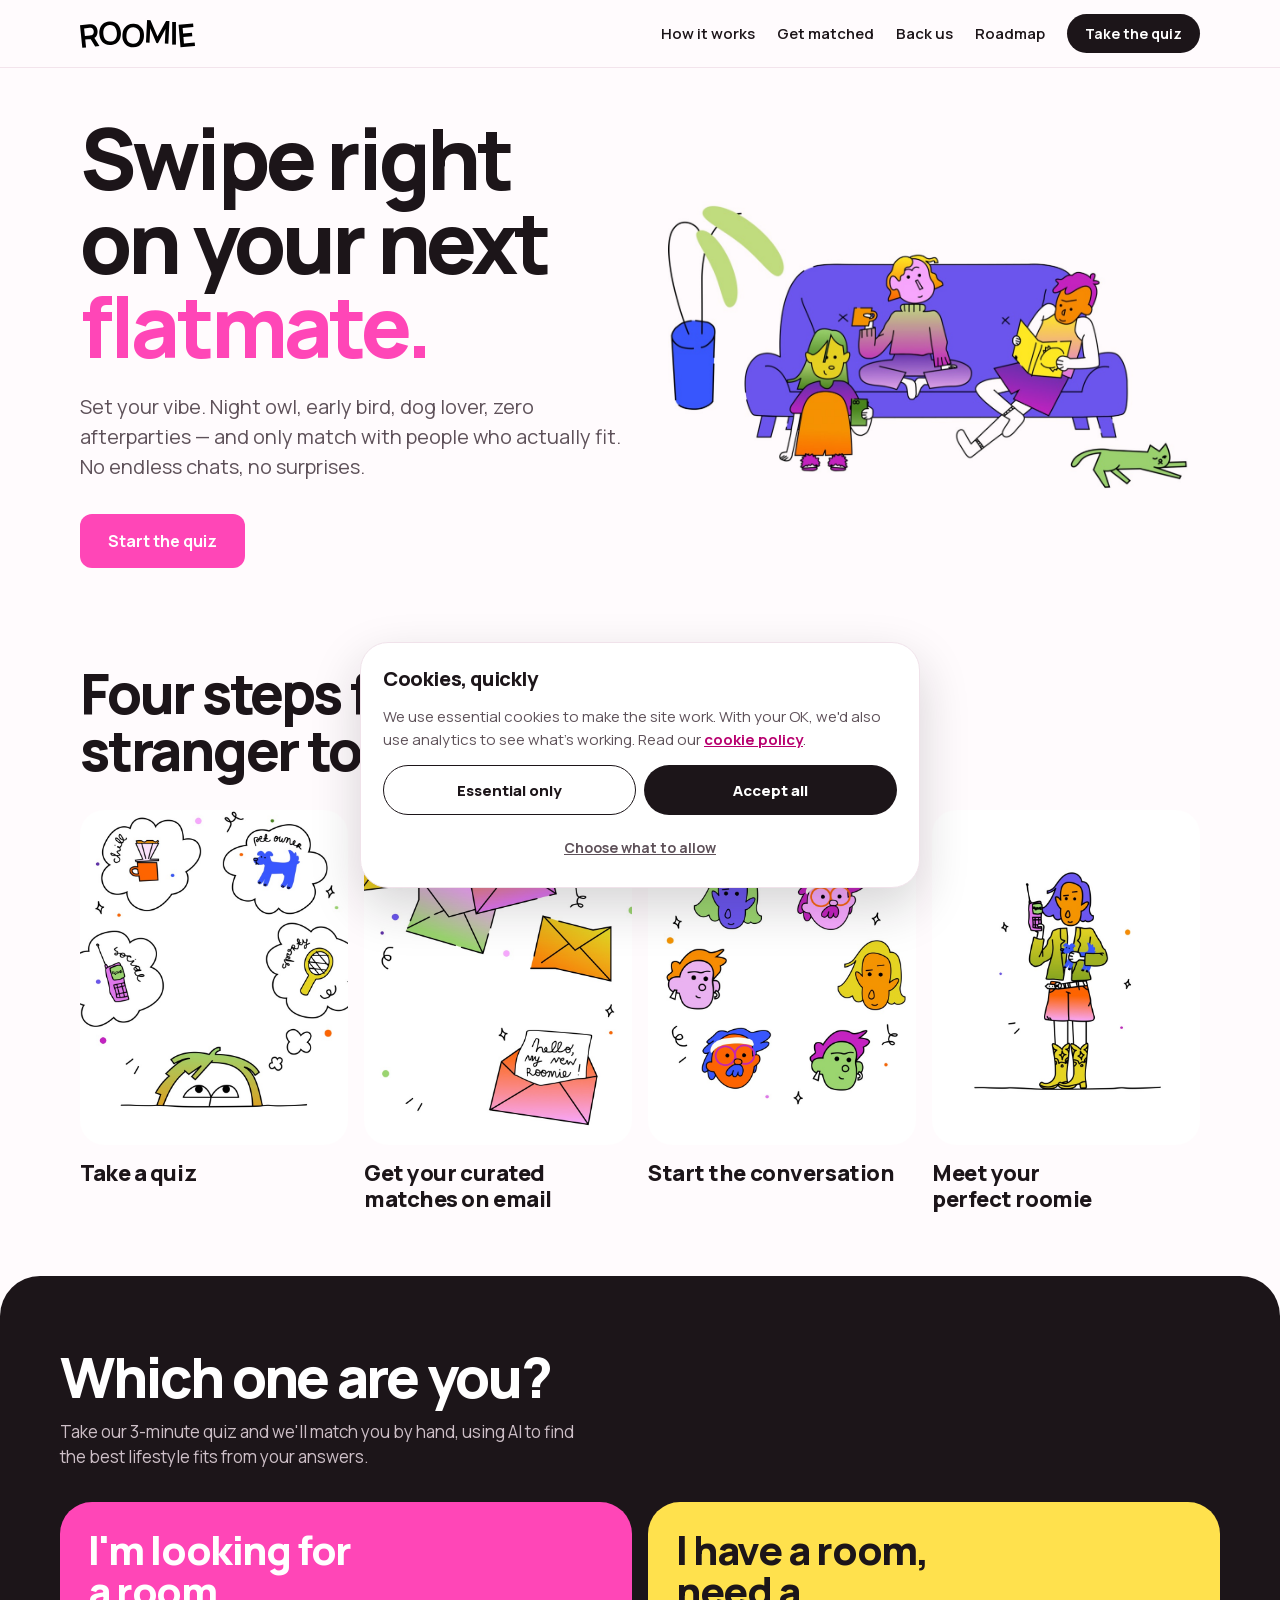
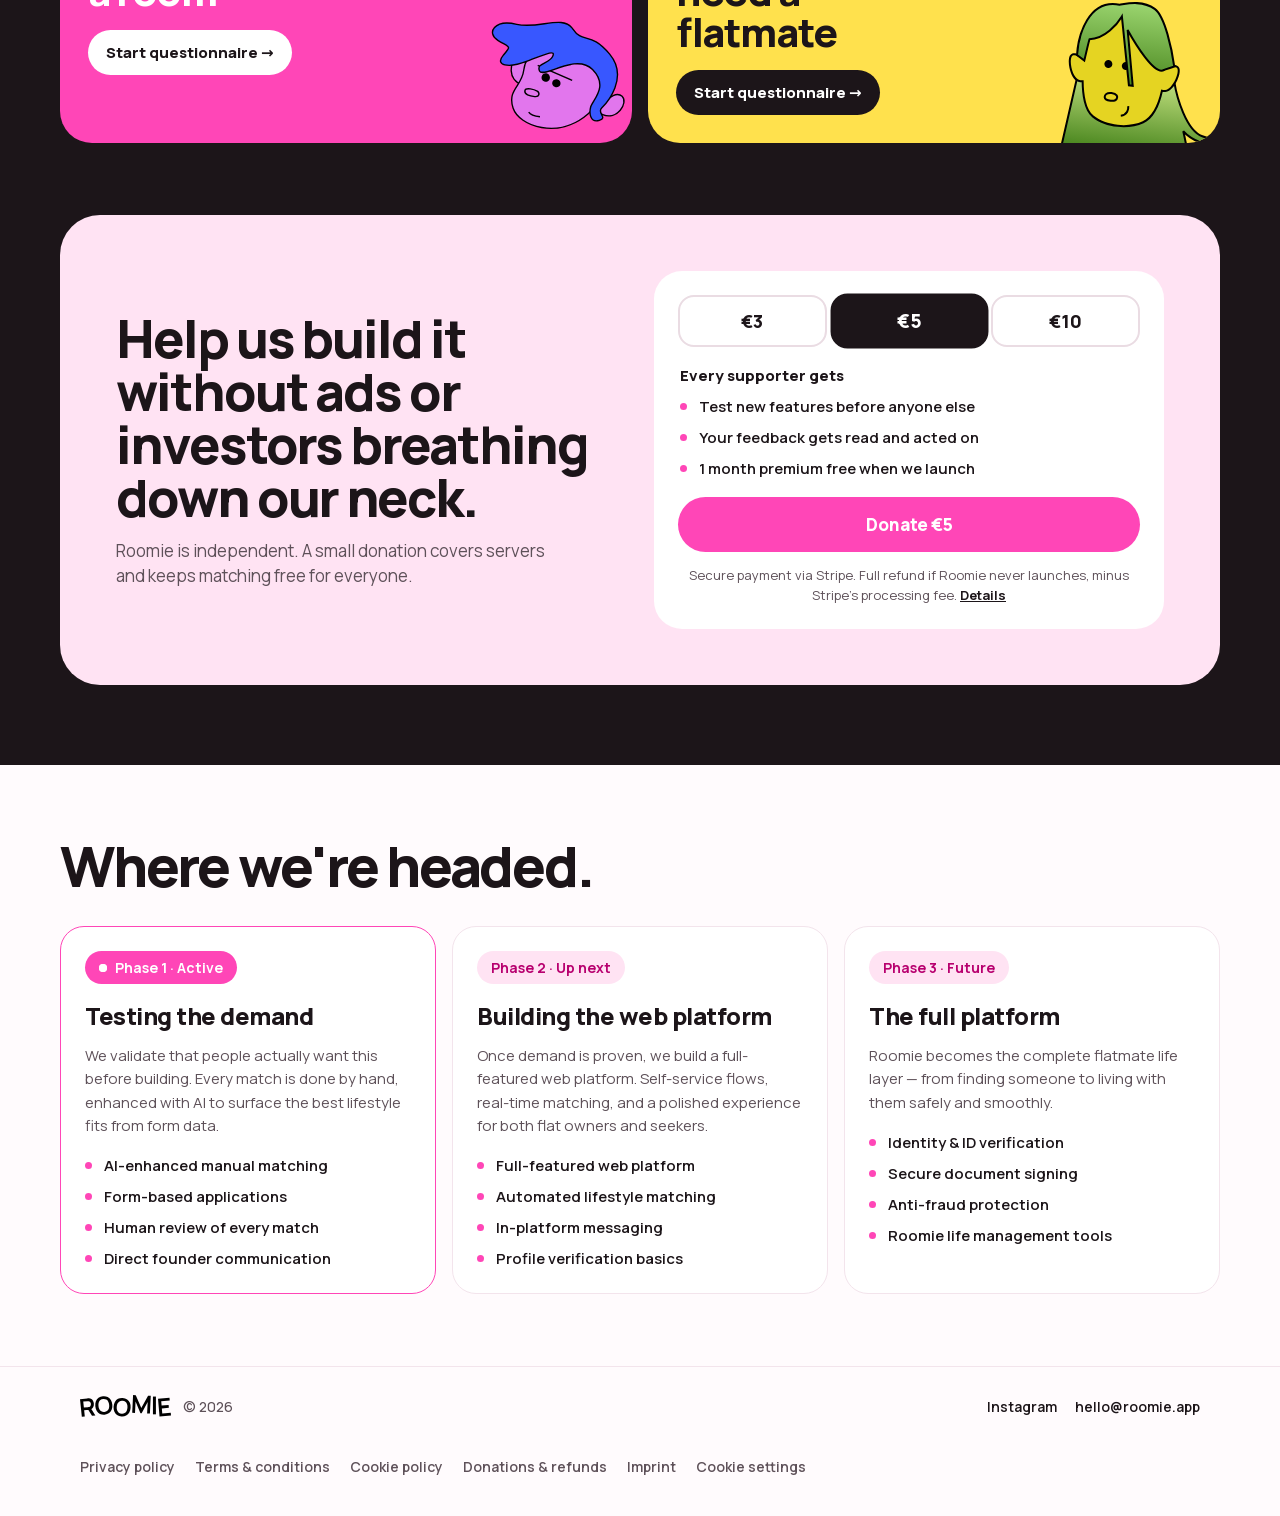
<file: index.html>
<!doctype html>
<html lang="en">
<head>
<meta charset="utf-8">
<meta name="viewport" content="width=device-width, initial-scale=1">
<title>Roomie · Swipe right on your next flatmate</title>
<meta name="description" content="Take a 3-minute quiz and get matched by hand with flatmates who actually fit how you live. Launching in the Netherlands.">
<meta name="theme-color" content="#FFFBFD">
<meta property="og:type" content="website">
<meta property="og:title" content="Roomie · Swipe right on your next flatmate">
<meta property="og:description" content="Set your vibe and only match with people who actually fit. No endless chats, no surprises.">
<meta property="og:image" content="/assets/hero.jpg">
<meta name="twitter:card" content="summary_large_image">
<link rel="icon" href="/assets/c191.svg" type="image/svg+xml">
<link rel="preload" href="/assets/fonts/manrope-latin.woff2" as="font" type="font/woff2" crossorigin>
<link rel="stylesheet" href="/css/base.css">
<link rel="stylesheet" href="/css/landing.css">
</head>
<body>
<div class="page">

<nav class="nav" aria-label="Main">
  <div class="nav-in">
    <a href="#top" class="nav-logo" aria-label="Roomie home"><img src="/assets/logo.svg" alt="Roomie" width="116" height="28"></a>
    <div class="nav-right">
      <div class="nav-links">
        <a href="#how">How it works</a><a href="#match">Get matched</a><a href="#back">Back us</a><a href="#roadmap">Roadmap</a>
      </div>
      <a href="#match" class="nav-cta">Take the quiz</a>
    </div>
  </div>
</nav>

<header id="top" class="hero">
  <div class="hero-text">
    <h1>Swipe right on your next <span class="hero-word" id="hero-word" aria-live="off"><span>flatmate.</span></span></h1>
    <p>Set your vibe. Night owl, early bird, dog lover, zero afterparties — and only match with people who actually fit. No endless chats, no surprises.</p>
    <a href="#match" class="hero-cta">Start the quiz</a>
  </div>
  <img src="/assets/hero.jpg" alt="Three flatmates relaxing on a sofa with a cat" class="hero-img" width="1200" height="682" fetchpriority="high">
</header>

<section id="how" class="how">
  <h2 class="h2" data-reveal="0">Four steps from stranger to flatmate.</h2>
  <div class="steps">
    <div class="step" data-reveal="1"><div class="step-img"><img src="/assets/step1.jpg" alt="" width="800" height="1000" loading="lazy"></div><h3>Take a quiz</h3></div>
    <div class="step" data-reveal="2"><div class="step-img"><img src="/assets/step2.jpg" alt="" width="800" height="1000" loading="lazy"></div><h3>Get your curated matches on email</h3></div>
    <div class="step" data-reveal="3"><div class="step-img"><img src="/assets/step3.jpg" alt="" width="800" height="1000" loading="lazy"></div><h3>Start the conversation</h3></div>
    <div class="step" data-reveal="4"><div class="step-img"><img src="/assets/step4.jpg" alt="" width="800" height="1000" loading="lazy"></div><h3>Meet your perfect roomie</h3></div>
  </div>
</section>

<section id="match" class="match">
  <div class="wrap">
    <h2 class="h2">Which one are you?</h2>
    <p class="match-sub">Take our 3-minute quiz and we'll match you by hand, using AI to find the best lifestyle fits from your answers.</p>
    <div class="paths">
      <a href="/quiz" class="path path-room" data-path="seeker">
        <span class="path-title">I'm looking for a room</span>
        <span class="path-pill">Start questionnaire →</span>
        <img src="/assets/c176.svg" alt="">
      </a>
      <a href="/quiz-provider" class="path path-mate" data-path="provider">
        <span class="path-title">I have a room, need a flatmate</span>
        <span class="path-pill">Start questionnaire →</span>
        <img src="/assets/c188.svg" alt="">
      </a>
    </div>
  </div>
</section>

<section id="back" class="back">
  <div class="wrap">
    <div class="back-panel" data-reveal="0">
      <div>
        <h2 class="h2">Help us build it without ads or investors breathing down our neck.</h2>
        <p class="back-sub">Roomie is independent. A small donation covers servers and keeps matching free for everyone.</p>
      </div>
      <div class="donate-card" id="donate-card">
        <div class="amounts" role="group" aria-label="Donation amount">
          <button type="button" class="amount" data-amount="3" aria-pressed="false">€3</button>
          <button type="button" class="amount" data-amount="5" aria-pressed="true">€5</button>
          <button type="button" class="amount" data-amount="10" aria-pressed="false">€10</button>
        </div>
        <div class="perks">
          <div class="perks-title">Every supporter gets</div>
          <ul class="dot-list">
            <li>Test new features before anyone else</li>
            <li>Your feedback gets read and acted on</li>
            <li>1 month premium free when we launch</li>
          </ul>
        </div>
        <a href="#" class="btn btn-pink donate-btn" id="donate-btn">Donate €5</a>
        <p class="donate-note">Secure payment via Stripe. Full refund if Roomie never launches, minus Stripe's processing fee. <a href="/legal#donations">Details</a></p>
      </div>
    </div>
  </div>
</section>

<section id="roadmap" class="roadmap">
  <div class="wrap">
    <h2 class="h2" data-reveal="0">Where we're headed.</h2>
    <div class="phases">
      <div class="phase active" data-reveal="1">
        <span class="phase-tag"><span class="ping"></span>Phase 1 · Active</span>
        <h3>Testing the demand</h3>
        <p>We validate that people actually want this before building. Every match is done by hand, enhanced with AI to surface the best lifestyle fits from form data.</p>
        <ul class="dot-list">
          <li>AI-enhanced manual matching</li>
          <li>Form-based applications</li>
          <li>Human review of every match</li>
          <li>Direct founder communication</li>
        </ul>
      </div>
      <div class="phase" data-reveal="2">
        <span class="phase-tag">Phase 2 · Up next</span>
        <h3>Building the web platform</h3>
        <p>Once demand is proven, we build a full-featured web platform. Self-service flows, real-time matching, and a polished experience for both flat owners and seekers.</p>
        <ul class="dot-list">
          <li>Full-featured web platform</li>
          <li>Automated lifestyle matching</li>
          <li>In-platform messaging</li>
          <li>Profile verification basics</li>
        </ul>
      </div>
      <div class="phase" data-reveal="3">
        <span class="phase-tag">Phase 3 · Future</span>
        <h3>The full platform</h3>
        <p>Roomie becomes the complete flatmate life layer — from finding someone to living with them safely and smoothly.</p>
        <ul class="dot-list">
          <li>Identity &amp; ID verification</li>
          <li>Secure document signing</li>
          <li>Anti-fraud protection</li>
          <li>Roomie life management tools</li>
        </ul>
      </div>
    </div>
  </div>
</section>

<footer class="footer">
  <div class="footer-top">
    <div class="footer-brand"><img src="/assets/logo.svg" alt="Roomie" width="91" height="22"><span>© 2026</span></div>
    <div class="footer-social">
      <a href="https://www.instagram.com/roomie.nl/" target="_blank" rel="noopener">Instagram</a>
      <!-- TODO: add the TikTok profile URL, then uncomment.
      <a href="https://www.tiktok.com/@..." target="_blank" rel="noopener">TikTok</a> -->
      <a href="mailto:hello@roomie.app">hello@roomie.app</a>
    </div>
  </div>
  <div class="footer-legal">
    <a href="/legal#privacy">Privacy policy</a>
    <a href="/legal#terms">Terms &amp; conditions</a>
    <a href="/legal#cookies">Cookie policy</a>
    <a href="/legal#donations">Donations &amp; refunds</a>
    <a href="/legal#imprint">Imprint</a>
    <button type="button" id="cookie-settings">Cookie settings</button>
  </div>
</footer>

<div class="cookie" id="cookie" role="dialog" aria-label="Cookie preferences" hidden>
  <div class="cookie-card">
    <h3>Cookies, quickly</h3>
    <p>We use essential cookies to make the site work. With your OK, we'd also use analytics to see what's working. Read our <a href="/legal#cookies">cookie policy</a>.</p>
    <div class="cookie-cats" id="cookie-cats" hidden>
      <button type="button" class="cookie-cat is-on" disabled aria-pressed="true">
        <span class="cookie-cat-text"><b>Essential</b><small>Needed for the site and quiz to work. Always on.</small></span>
        <span class="switch"></span>
      </button>
      <button type="button" class="cookie-cat" data-cat="analytics" aria-pressed="false">
        <span class="cookie-cat-text"><b>Analytics</b><small>Anonymous stats on how people use Roomie.</small></span>
        <span class="switch"></span>
      </button>
      <button type="button" class="cookie-cat" data-cat="marketing" aria-pressed="false">
        <span class="cookie-cat-text"><b>Marketing</b><small>Helps us measure our ads and campaigns.</small></span>
        <span class="switch"></span>
      </button>
    </div>
    <div class="cookie-btns">
      <button type="button" class="cookie-btn outline" id="cookie-reject">Essential only</button>
      <button type="button" class="cookie-btn solid" id="cookie-accept">Accept all</button>
    </div>
    <button type="button" class="cookie-link" id="cookie-secondary">Choose what to allow</button>
  </div>
</div>

</div>
<script type="module" src="/js/landing.js"></script>
</body>
</html>
</file>
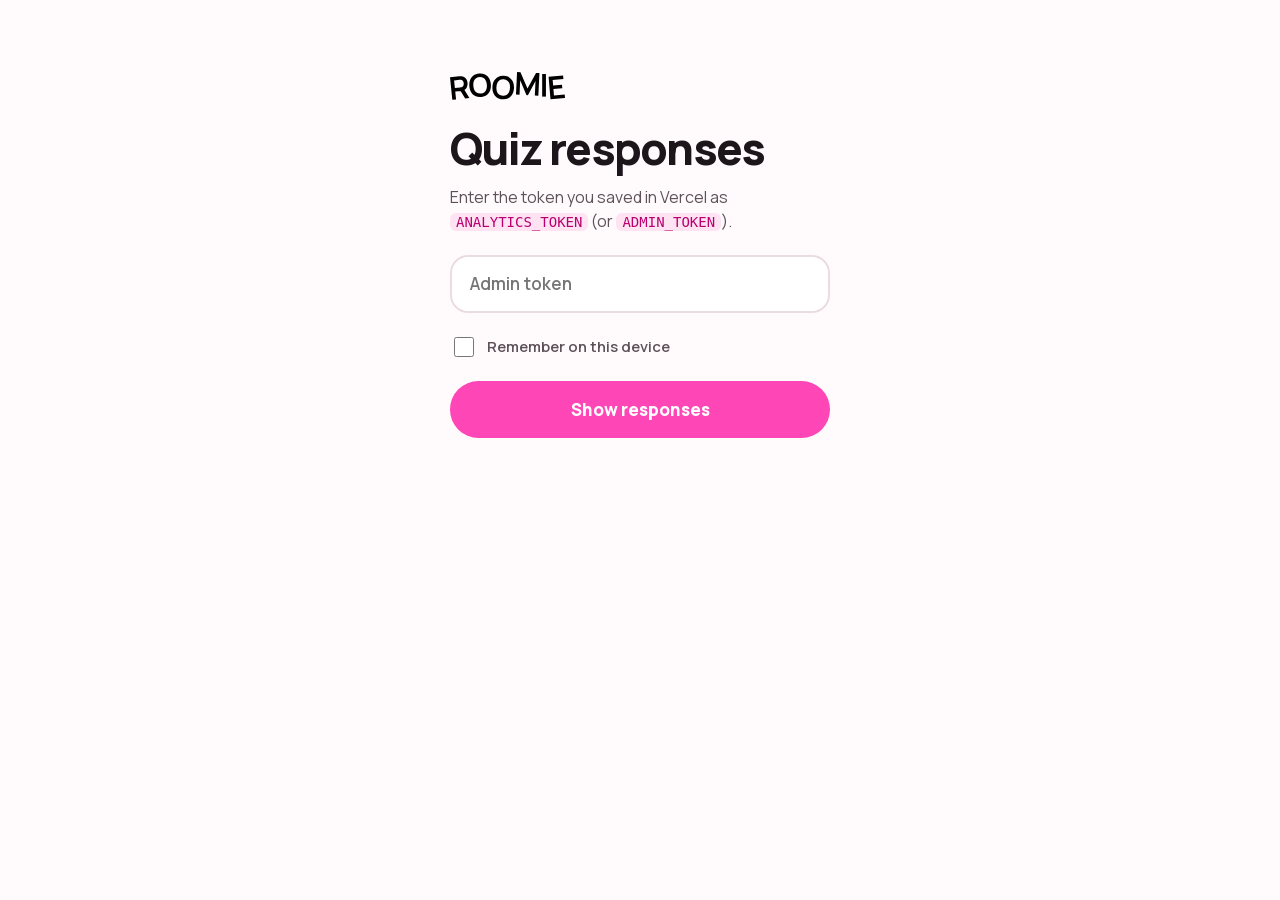
<file: admin.html>
<!doctype html>
<html lang="en">
<head>
<meta charset="utf-8">
<meta name="viewport" content="width=device-width, initial-scale=1">
<meta name="robots" content="noindex, nofollow">
<title>Roomie · Responses</title>
<meta name="theme-color" content="#FFFBFD">
<link rel="icon" href="/assets/c191.svg" type="image/svg+xml">
<link rel="preload" href="/assets/fonts/manrope-latin.woff2" as="font" type="font/woff2" crossorigin>
<link rel="stylesheet" href="/css/base.css">
<link rel="stylesheet" href="/css/admin.css">
</head>
<body>
<div id="app"></div>
<script type="module" src="/js/admin.js"></script>
</body>
</html>
</file>
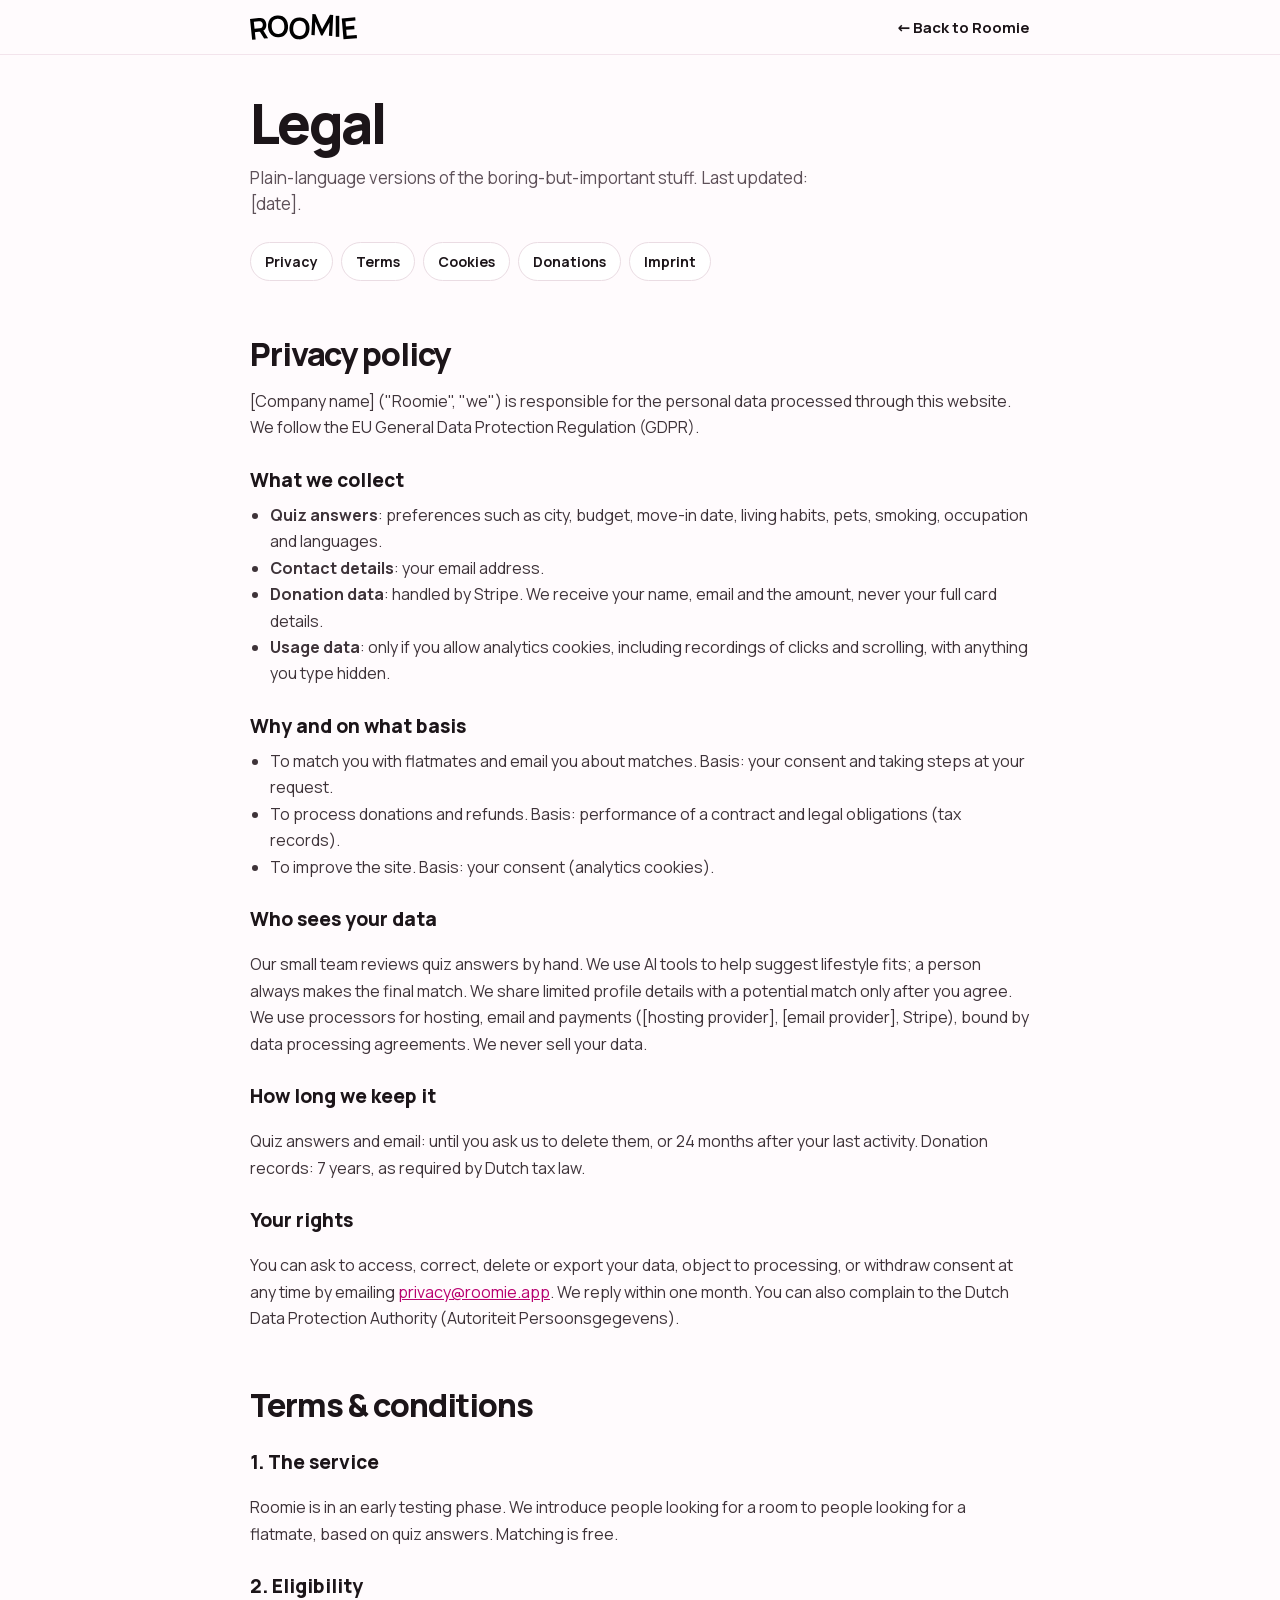
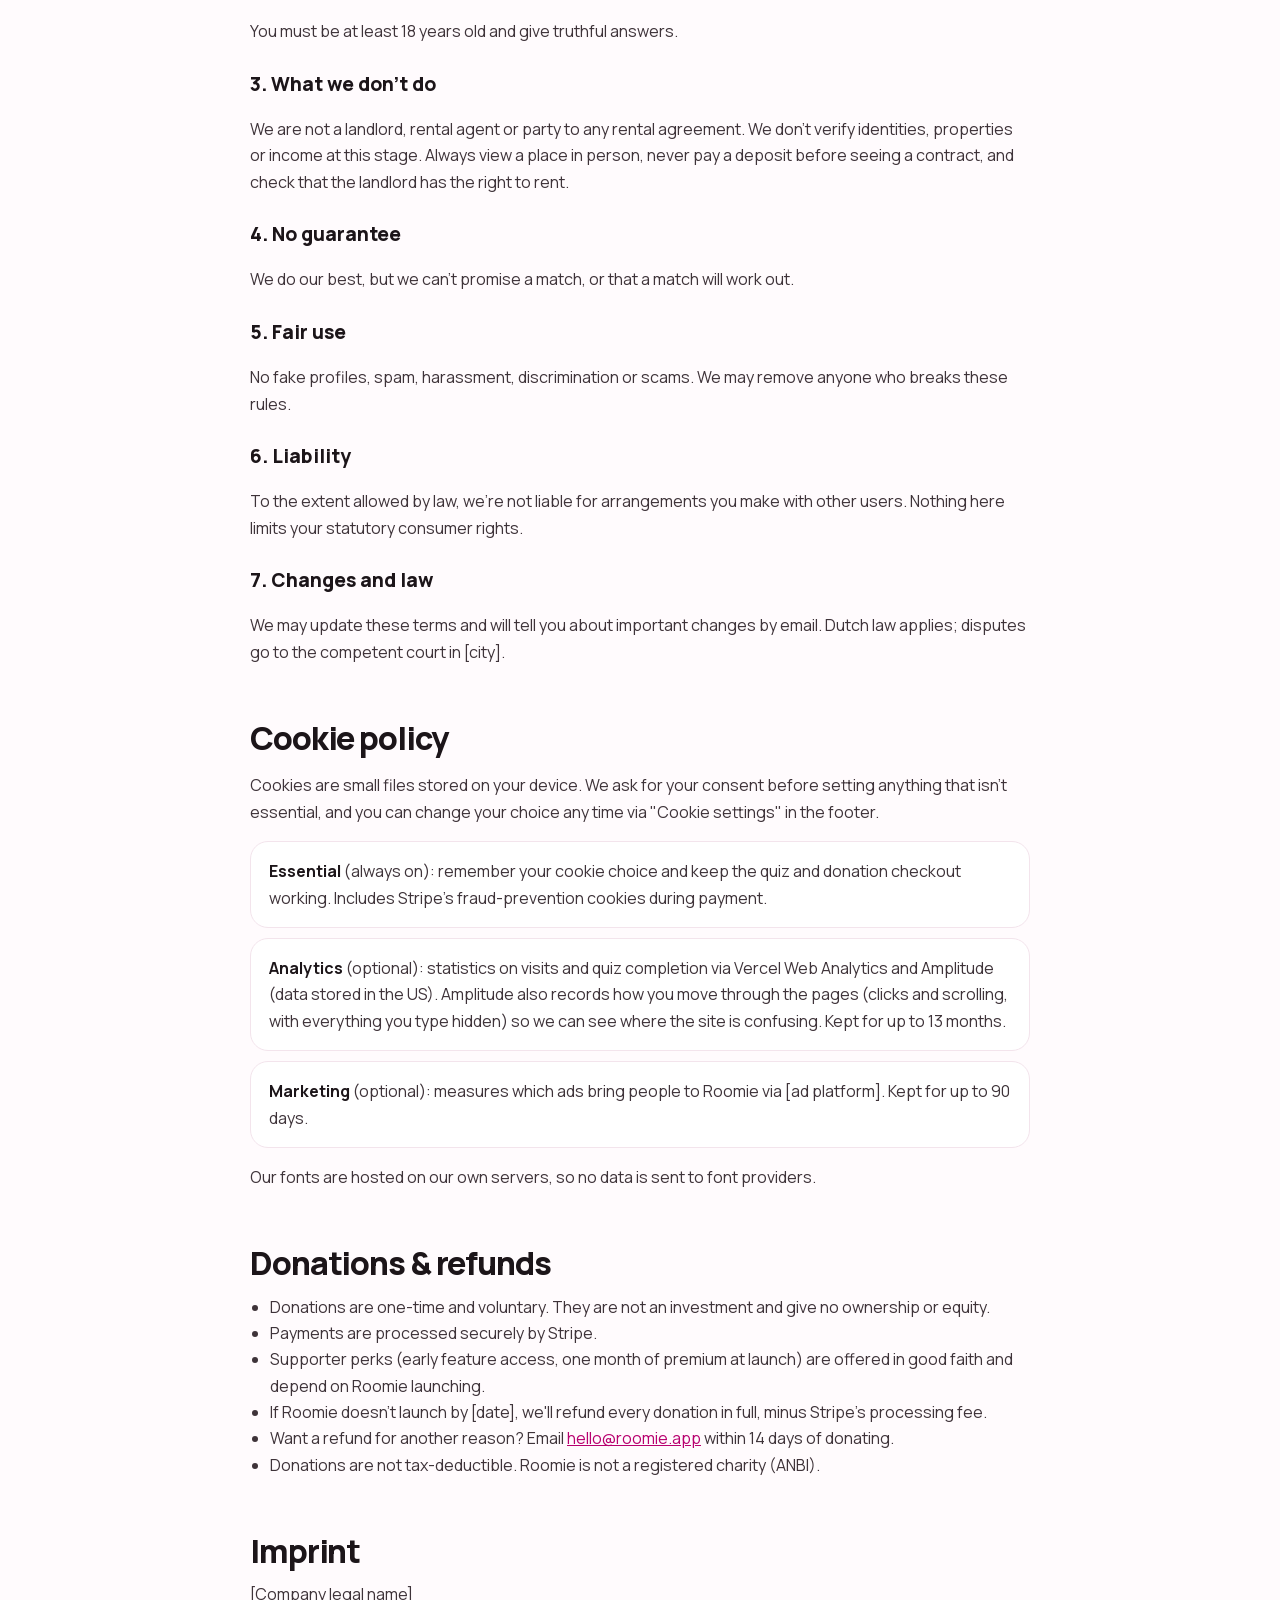
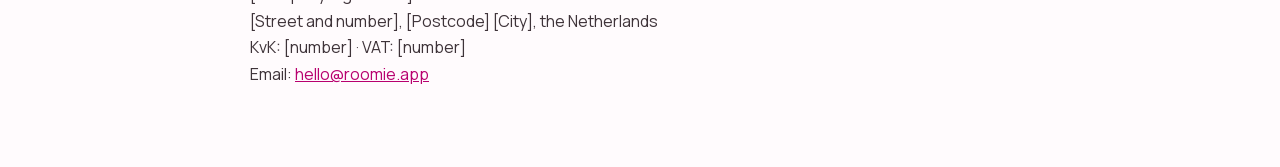
<file: legal.html>
<!doctype html>
<html lang="en">
<head>
<meta charset="utf-8">
<meta name="viewport" content="width=device-width, initial-scale=1">
<title>Roomie · Legal</title>
<meta name="description" content="Roomie's privacy policy, terms and conditions, cookie policy, donations and refunds, and imprint.">
<meta name="theme-color" content="#FFFBFD">
<link rel="icon" href="/assets/c191.svg" type="image/svg+xml">
<link rel="preload" href="/assets/fonts/manrope-latin.woff2" as="font" type="font/woff2" crossorigin>
<link rel="stylesheet" href="/css/base.css">
<link rel="stylesheet" href="/css/legal.css">
</head>
<body>
<nav class="lnav">
  <div class="lnav-in">
    <a href="/" aria-label="Roomie home" class="lnav-logo"><img src="/assets/logo.svg" alt="Roomie" width="107" height="26"></a>
    <a href="/" class="lnav-back">← Back to Roomie</a>
  </div>
</nav>
<main class="legal">
  <h1>Legal</h1>
  <p class="intro">Plain-language versions of the boring-but-important stuff. Last updated: [date].</p>
  <div class="jump">
    <a href="#privacy">Privacy</a>
    <a href="#terms">Terms</a>
    <a href="#cookies">Cookies</a>
    <a href="#donations">Donations</a>
    <a href="#imprint">Imprint</a>
  </div>

  <section id="privacy">
    <h2>Privacy policy</h2>
    <p>[Company name] ("Roomie", "we") is responsible for the personal data processed through this website. We follow the EU General Data Protection Regulation (GDPR).</p>
    <h3>What we collect</h3>
    <ul>
      <li><strong>Quiz answers</strong>: preferences such as city, budget, move-in date, living habits, pets, smoking, occupation and languages.</li>
      <li><strong>Contact details</strong>: your email address.</li>
      <li><strong>Donation data</strong>: handled by Stripe. We receive your name, email and the amount, never your full card details.</li>
      <li><strong>Usage data</strong>: only if you allow analytics cookies, including recordings of clicks and scrolling, with anything you type hidden.</li>
    </ul>
    <h3>Why and on what basis</h3>
    <ul>
      <li>To match you with flatmates and email you about matches. Basis: your consent and taking steps at your request.</li>
      <li>To process donations and refunds. Basis: performance of a contract and legal obligations (tax records).</li>
      <li>To improve the site. Basis: your consent (analytics cookies).</li>
    </ul>
    <h3>Who sees your data</h3>
    <p>Our small team reviews quiz answers by hand. We use AI tools to help suggest lifestyle fits; a person always makes the final match. We share limited profile details with a potential match only after you agree. We use processors for hosting, email and payments ([hosting provider], [email provider], Stripe), bound by data processing agreements. We never sell your data.</p>
    <h3>How long we keep it</h3>
    <p>Quiz answers and email: until you ask us to delete them, or 24 months after your last activity. Donation records: 7 years, as required by Dutch tax law.</p>
    <h3>Your rights</h3>
    <p>You can ask to access, correct, delete or export your data, object to processing, or withdraw consent at any time by emailing <a href="mailto:privacy@roomie.app">privacy@roomie.app</a>. We reply within one month. You can also complain to the Dutch Data Protection Authority (Autoriteit Persoonsgegevens).</p>
  </section>

  <section id="terms">
    <h2>Terms &amp; conditions</h2>
    <h3>1. The service</h3>
    <p>Roomie is in an early testing phase. We introduce people looking for a room to people looking for a flatmate, based on quiz answers. Matching is free.</p>
    <h3>2. Eligibility</h3>
    <p>You must be at least 18 years old and give truthful answers.</p>
    <h3>3. What we don't do</h3>
    <p>We are not a landlord, rental agent or party to any rental agreement. We don't verify identities, properties or income at this stage. Always view a place in person, never pay a deposit before seeing a contract, and check that the landlord has the right to rent.</p>
    <h3>4. No guarantee</h3>
    <p>We do our best, but we can't promise a match, or that a match will work out.</p>
    <h3>5. Fair use</h3>
    <p>No fake profiles, spam, harassment, discrimination or scams. We may remove anyone who breaks these rules.</p>
    <h3>6. Liability</h3>
    <p>To the extent allowed by law, we're not liable for arrangements you make with other users. Nothing here limits your statutory consumer rights.</p>
    <h3>7. Changes and law</h3>
    <p>We may update these terms and will tell you about important changes by email. Dutch law applies; disputes go to the competent court in [city].</p>
  </section>

  <section id="cookies">
    <h2>Cookie policy</h2>
    <p>Cookies are small files stored on your device. We ask for your consent before setting anything that isn't essential, and you can change your choice any time via "Cookie settings" in the footer.</p>
    <div class="cats">
      <div><strong>Essential</strong> (always on): remember your cookie choice and keep the quiz and donation checkout working. Includes Stripe's fraud-prevention cookies during payment.</div>
      <div><strong>Analytics</strong> (optional): statistics on visits and quiz completion via Vercel Web Analytics and Amplitude (data stored in the US). Amplitude also records how you move through the pages (clicks and scrolling, with everything you type hidden) so we can see where the site is confusing. Kept for up to 13 months.</div>
      <div><strong>Marketing</strong> (optional): measures which ads bring people to Roomie via [ad platform]. Kept for up to 90 days.</div>
    </div>
    <p>Our fonts are hosted on our own servers, so no data is sent to font providers.</p>
  </section>

  <section id="donations">
    <h2>Donations &amp; refunds</h2>
    <ul>
      <li>Donations are one-time and voluntary. They are not an investment and give no ownership or equity.</li>
      <li>Payments are processed securely by Stripe.</li>
      <li>Supporter perks (early feature access, one month of premium at launch) are offered in good faith and depend on Roomie launching.</li>
      <li>If Roomie doesn't launch by [date], we'll refund every donation in full, minus Stripe's processing fee.</li>
      <li>Want a refund for another reason? Email <a href="mailto:hello@roomie.app">hello@roomie.app</a> within 14 days of donating.</li>
      <li>Donations are not tax-deductible. Roomie is not a registered charity (ANBI).</li>
    </ul>
  </section>

  <section id="imprint">
    <h2>Imprint</h2>
    <p class="imprint">[Company legal name]<br>[Street and number], [Postcode] [City], the Netherlands<br>KvK: [number] · VAT: [number]<br>Email: <a href="mailto:hello@roomie.app">hello@roomie.app</a></p>
  </section>
</main>
<script type="module" src="/js/consent.js"></script>
</body>
</html>
</file>
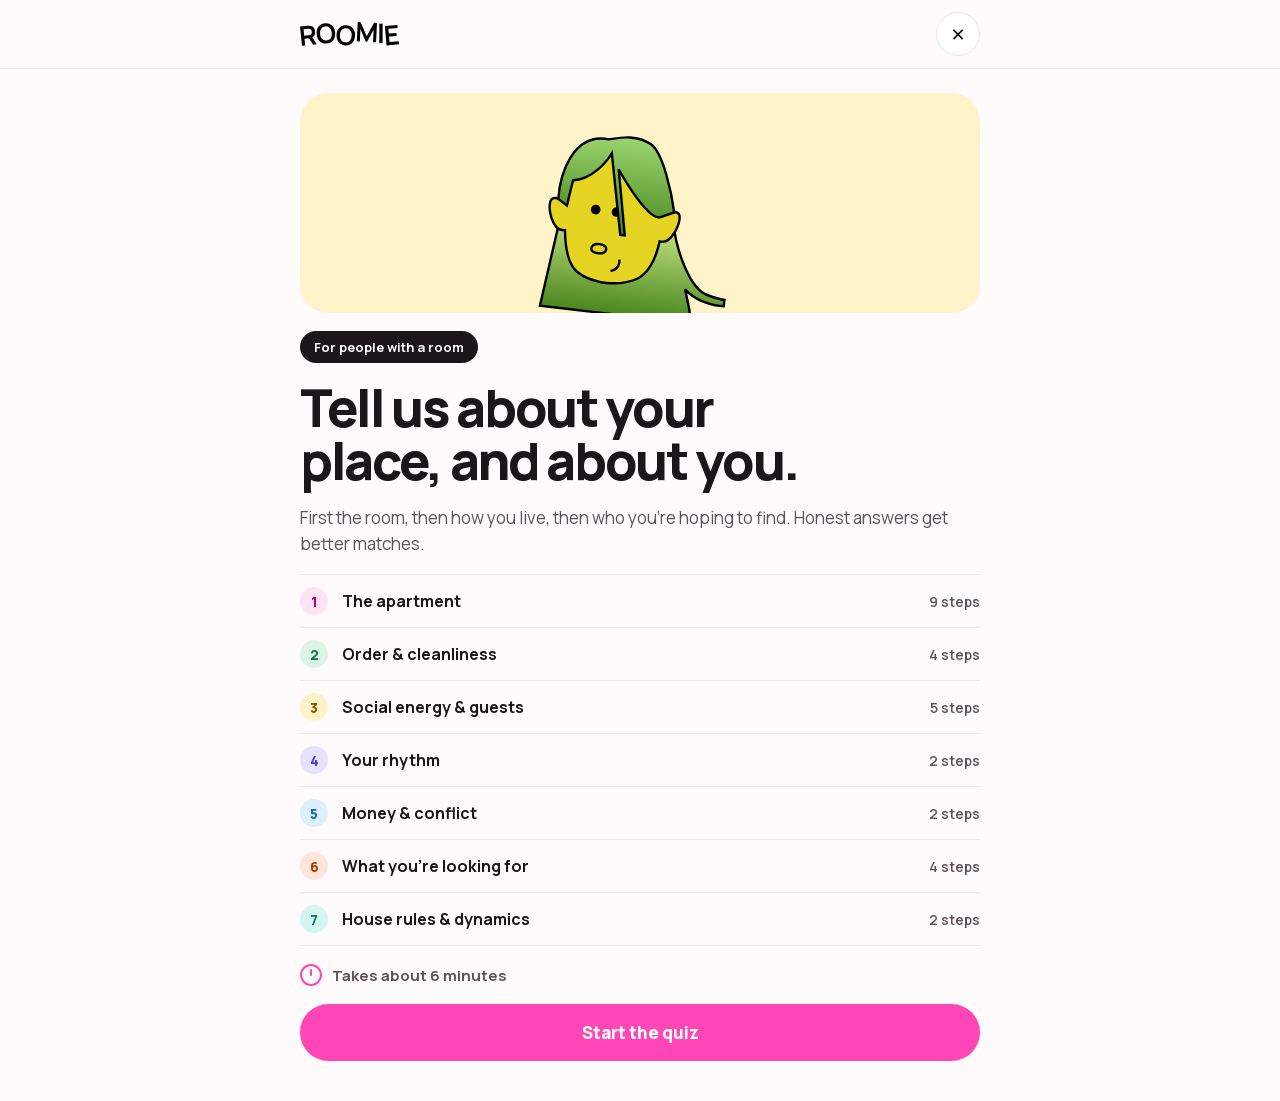
<file: quiz-provider.html>
<!doctype html>
<html lang="en">
<head>
<meta charset="utf-8">
<meta name="viewport" content="width=device-width, initial-scale=1">
<title>Roomie · List your room</title>
<meta name="description" content="Tell us about your place and how you live, and we'll match you with seekers who fit your household.">
<meta name="theme-color" content="#FFFBFD">
<link rel="icon" href="/assets/c191.svg" type="image/svg+xml">
<link rel="preload" href="/assets/fonts/manrope-latin.woff2" as="font" type="font/woff2" crossorigin>
<link rel="modulepreload" href="/js/vendor/preact-htm.module.js">
<link rel="stylesheet" href="/css/base.css">
<link rel="stylesheet" href="/css/quiz.css">
</head>
<body>
<div id="app"></div>
<noscript><p style="padding:24px;font-size:17px">The quiz needs JavaScript to run. Please enable it, or email us at <a href="mailto:hello@roomie.app">hello@roomie.app</a>.</p></noscript>
<script type="module">
import { mountQuiz } from '/js/quiz-app.js';
import { PROVIDER } from '/js/quiz-data.js';
mountQuiz(PROVIDER, document.getElementById('app'));
</script>
</body>
</html>
</file>
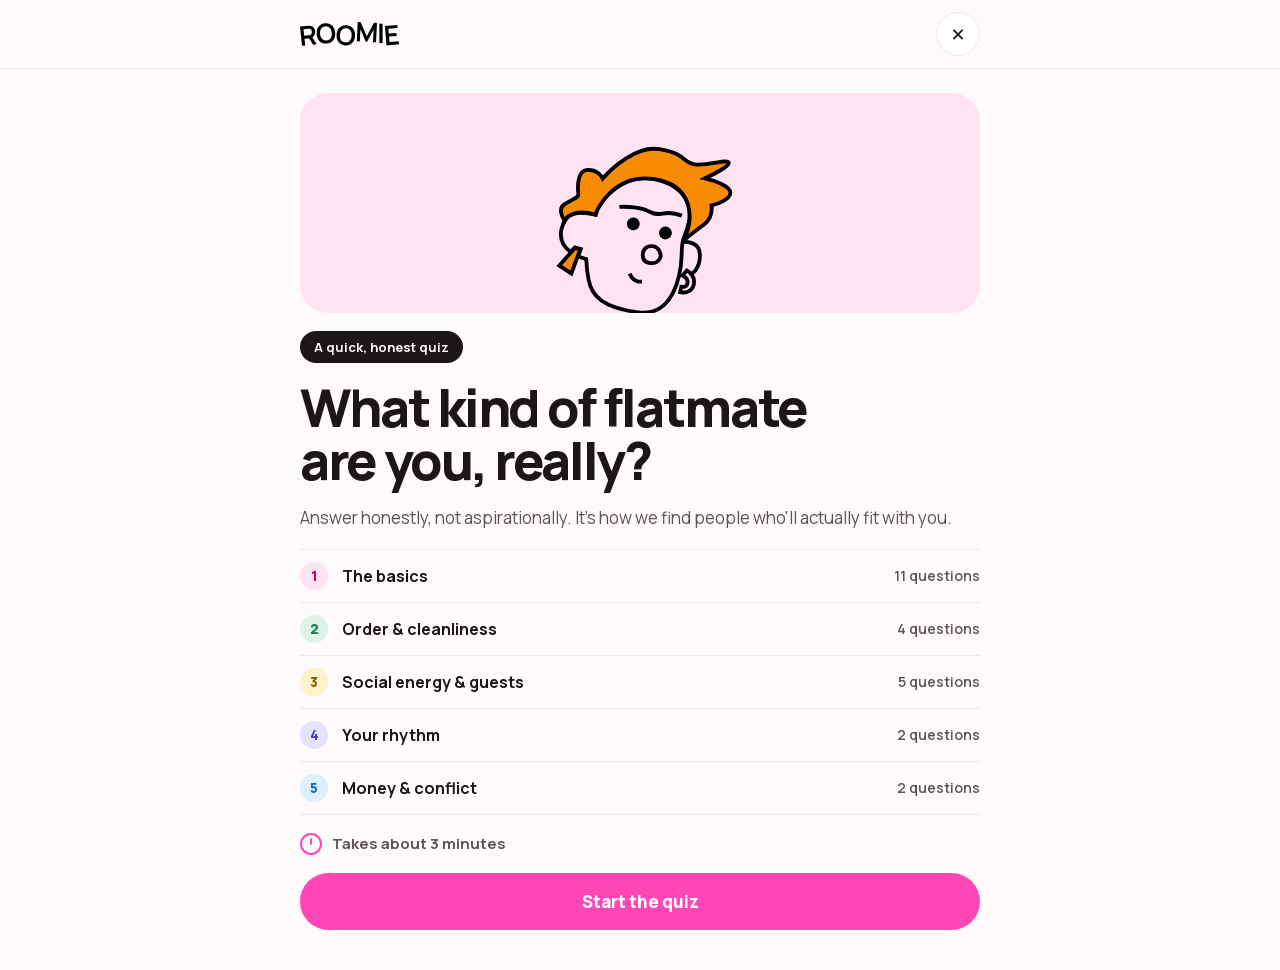
<file: quiz.html>
<!doctype html>
<html lang="en">
<head>
<meta charset="utf-8">
<meta name="viewport" content="width=device-width, initial-scale=1">
<title>Roomie · Seeker quiz</title>
<meta name="description" content="Answer a few honest questions, find out what kind of flatmate you are, and get matched with people who actually fit.">
<meta name="theme-color" content="#FFFBFD">
<link rel="icon" href="/assets/c191.svg" type="image/svg+xml">
<link rel="preload" href="/assets/fonts/manrope-latin.woff2" as="font" type="font/woff2" crossorigin>
<link rel="modulepreload" href="/js/vendor/preact-htm.module.js">
<link rel="stylesheet" href="/css/base.css">
<link rel="stylesheet" href="/css/quiz.css">
</head>
<body>
<div id="app"></div>
<noscript><p style="padding:24px;font-size:17px">The quiz needs JavaScript to run. Please enable it, or email us at <a href="mailto:hello@roomie.app">hello@roomie.app</a>.</p></noscript>
<script type="module">
import { mountQuiz } from '/js/quiz-app.js';
import { SEEKER } from '/js/quiz-data.js';
mountQuiz(SEEKER, document.getElementById('app'));
</script>
</body>
</html>
</file>
<file: css/base.css>
/* Shared foundation for every Roomie page: font, tokens, keyframes and the
   few components (buttons, toggles, option rows) used on more than one page. */

@font-face{font-family:'Manrope';font-style:normal;font-weight:400 800;font-display:swap;src:url(../assets/fonts/manrope-latin.woff2) format('woff2');unicode-range:U+0000-00FF,U+0131,U+0152-0153,U+02BB-02BC,U+02C6,U+02DA,U+02DC,U+0304,U+0308,U+0329,U+2000-206F,U+20AC,U+2122,U+2191,U+2193,U+2212,U+2215,U+FEFF,U+FFFD}
@font-face{font-family:'Manrope';font-style:normal;font-weight:400 800;font-display:swap;src:url(../assets/fonts/manrope-latin-ext.woff2) format('woff2');unicode-range:U+0100-02BA,U+02BD-02C5,U+02C7-02CC,U+02CE-02D7,U+02DD-02FF,U+0304,U+0308,U+0329,U+1D00-1DBF,U+1E00-1E9F,U+1EF2-1EFF,U+2020,U+20A0-20AB,U+20AD-20C0,U+2113,U+2C60-2C7F,U+A720-A7FF}

:root{
  --pink:#FF46B7; --pink-hover:#F02AA3; --pink-tint:#FFE3F3; --pink-ink:#B8006F;
  --ink:#1C1519; --muted:#5E5159; --bg:#FFFBFD; --white:#fff;
  --line:#F3E4EC; --line-2:#EADCE3; --line-3:#F0E2EA;
  --track-off:#DCCBD4; --box-off:#CDBFC7; --error:#C4005F;
  --yellow:#FFE14D; --yellow-hover:#FFD81F;
  --bouncy:cubic-bezier(.3,1.6,.5,1);
  /* Section colour; quiz pages override these per section. */
  --c:var(--pink); --tint:var(--pink-tint); --sink:var(--pink-ink);
}

*{box-sizing:border-box}
html,body{margin:0;background:var(--bg);font-family:Manrope,system-ui,sans-serif;color:var(--ink);-webkit-font-smoothing:antialiased}
img{max-width:100%}
input,textarea,button{font-family:inherit}
input::-webkit-outer-spin-button,input::-webkit-inner-spin-button{-webkit-appearance:none;margin:0}
input[type=number]{-moz-appearance:textfield}
:focus-visible{outline:3px solid var(--pink);outline-offset:3px}
.sr-only{position:absolute;width:1px;height:1px;padding:0;margin:-1px;overflow:hidden;clip:rect(0,0,0,0);white-space:nowrap;border:0}

@keyframes bob{0%,100%{transform:translateY(0) rotate(var(--r,0deg))}50%{transform:translateY(-10px) rotate(var(--r,0deg))}}
@keyframes rise{from{opacity:0;transform:translateY(.4em)}to{opacity:1;transform:none}}
@keyframes cardIn{from{opacity:0;transform:translateY(16px) scale(.98)}to{opacity:1;transform:none}}
@keyframes fly{0%{opacity:0;transform:translate(-50%,-50%) scale(.2)}15%{opacity:1}70%{opacity:1}100%{opacity:0;transform:translate(calc(-50% + var(--dx)),calc(-50% + var(--dy))) rotate(var(--rot)) scale(1)}}
@keyframes ping{0%{transform:scale(1);opacity:.7}100%{transform:scale(2.6);opacity:0}}

.bob{animation:bob 4s ease-in-out infinite}

/* Buttons ---------------------------------------------------------------- */
.btn{all:unset;box-sizing:border-box;cursor:pointer;text-align:center;font-weight:800;border-radius:999px;transition:transform .15s,background .2s,opacity .2s}
.btn:focus-visible{outline:3px solid var(--pink);outline-offset:3px}
.btn-pink{background:var(--pink);color:#fff;font-size:17px;padding:17px 26px}
.btn-pink:hover{background:var(--pink-hover);color:#fff;transform:translateY(-2px)}
.btn-pink:active{transform:scale(.97)}
.btn-pink[disabled]{opacity:.6;cursor:progress;transform:none}
.btn-dark{background:var(--ink);color:#fff;font-size:17px;padding:17px 26px;text-decoration:none;display:block}
.btn-dark:hover{color:#fff;transform:translateY(-2px)}
.btn-dark:active{transform:scale(.97)}

/* Yes/no switch ---------------------------------------------------------- */
.switch{width:52px;height:30px;border-radius:99px;background:var(--track-off);position:relative;transition:background .2s;flex-shrink:0}
.switch::after{content:'';position:absolute;top:3px;left:3px;width:24px;height:24px;border-radius:50%;background:#fff;box-shadow:0 1px 3px rgba(0,0,0,.2);transition:transform .25s var(--bouncy)}
.is-on .switch{background:var(--c)}
.is-on .switch::after{transform:translateX(22px)}

@media (prefers-reduced-motion:reduce){*,*::before,*::after{animation:none!important;transition:none!important}html{scroll-behavior:auto!important}}
</file>
<file: css/landing.css>
html{scroll-behavior:smooth}
a{color:var(--ink);text-decoration:none}
a:hover{color:var(--pink)}
.page{min-height:100vh;overflow-x:hidden}
.wrap{max-width:1160px;margin:0 auto}

/* Nav -------------------------------------------------------------------- */
.nav{position:sticky;top:0;z-index:20;background:rgba(255,251,253,.88);backdrop-filter:blur(12px);-webkit-backdrop-filter:blur(12px);border-bottom:1px solid var(--line)}
.nav-in{max-width:1160px;margin:0 auto;padding:14px 20px;display:flex;align-items:center;justify-content:space-between;gap:16px}
.nav-logo{display:flex;align-items:center}
.nav-logo img{height:28px;width:auto;display:block}
.nav-right{display:flex;align-items:center;gap:22px;font-weight:600;font-size:15px}
.nav-links{display:none;gap:22px}
@media (min-width:860px){.nav-links{display:flex}}
.nav-cta{background:var(--ink);color:#fff;padding:10px 18px;border-radius:999px;font-weight:700;font-size:14px;transition:background .2s}
.nav-cta:hover{background:var(--pink);color:#fff}

/* Hero ------------------------------------------------------------------- */
.hero{max-width:1160px;margin:0 auto;padding:48px 20px 32px;display:grid;grid-template-columns:repeat(auto-fit,minmax(min(100%,420px),1fr));gap:32px;align-items:center}
.hero h1{font-size:clamp(44px,10vw,84px);line-height:1;letter-spacing:-.045em;font-weight:800;margin:0;text-wrap:balance}
.hero-word{display:inline-block;color:var(--pink)}
.hero-word span{display:inline-block;animation:rise .45s cubic-bezier(.2,1.2,.4,1) both}
.hero p{font-size:clamp(17px,4.4vw,20px);line-height:1.5;color:var(--muted);max-width:560px;margin:24px 0 0;text-wrap:pretty}
.hero-cta{display:inline-block;margin-top:32px;background:var(--pink);color:#fff;font-weight:700;font-size:16px;padding:16px 28px;border-radius:12px;transition:transform .2s,background .2s}
.hero-cta:hover{color:#fff;background:var(--pink-hover);transform:translateY(-2px)}
.hero-cta:active{transform:scale(.97)}
.hero-img{display:block;width:100%;max-width:520px;height:auto;justify-self:center;mix-blend-mode:multiply;animation:bob 6s ease-in-out infinite}

/* Section headings ------------------------------------------------------- */
.h2{font-size:clamp(32px,8vw,56px);line-height:1.02;letter-spacing:-.04em;font-weight:800;margin:0;max-width:640px;text-wrap:balance}

/* How it works ----------------------------------------------------------- */
.how{max-width:1160px;margin:0 auto;padding:64px 20px;scroll-margin-top:64px}
.steps{display:grid;grid-template-columns:1fr;gap:16px;margin-top:32px}
@media (min-width:600px){.steps{grid-template-columns:repeat(2,1fr);gap:24px 16px}}
@media (min-width:960px){.steps{grid-template-columns:repeat(4,1fr);gap:16px}}
.step{display:flex;flex-direction:column;gap:16px;min-width:0}
.step-img{border-radius:24px;overflow:hidden;transition:transform .35s var(--bouncy)}
.step-img img{width:100%;height:auto;aspect-ratio:4/5;object-fit:cover;display:block;transition:transform .5s}
.step:nth-child(odd):hover .step-img{transform:translateY(-8px) rotate(-1.5deg)}
.step:nth-child(even):hover .step-img{transform:translateY(-8px) rotate(1.5deg)}
.step:hover .step-img img{transform:scale(1.06)}
.step h3{margin:0;font-size:22px;letter-spacing:-.02em;font-weight:800;line-height:1.15;text-wrap:balance}
/* Phones: two smaller tiles per row, title under each image. */
@media (max-width:599px){
  .steps{grid-template-columns:repeat(2,1fr);gap:24px 12px}
  .step{gap:10px}
  .step-img{border-radius:18px}
  .step h3{font-size:16px;line-height:1.2}
}

/* Get matched ------------------------------------------------------------ */
.match{scroll-margin-top:64px;background:var(--ink);color:#fff;padding:72px 20px;border-radius:40px 40px 0 0}
.match .h2{max-width:700px}
.match-sub{color:var(--box-off);font-size:17px;line-height:1.5;max-width:520px;margin:14px 0 0}
.paths{display:grid;grid-template-columns:repeat(auto-fit,minmax(min(100%,280px),1fr));gap:16px;margin-top:32px}
.path{border-radius:32px;padding:28px;display:flex;flex-direction:column;gap:12px;min-height:200px;position:relative;overflow:hidden;transition:transform .3s var(--bouncy),background .2s}
.path:active{transform:scale(.98)}
.path-title{font-size:clamp(28px,7vw,40px);font-weight:800;letter-spacing:-.035em;line-height:1.02;max-width:280px;position:relative;z-index:1}
.path-pill{font-weight:800;font-size:15px;padding:12px 18px;border-radius:999px;align-self:flex-start;margin-top:6px;position:relative;z-index:1}
.path img{position:absolute;animation:bob 4s ease-in-out infinite}
.path-room{background:var(--pink)}
.path-room:hover{background:var(--pink-hover);transform:translateY(-4px) rotate(-.6deg)}
.path-room .path-title{color:#fff}
.path-room .path-pill{background:#fff;color:var(--ink)}
.path-room img{right:-4%;bottom:-10%;width:34%;--r:-6deg}
.path-mate{background:var(--yellow)}
.path-mate:hover{background:var(--yellow-hover);transform:translateY(-4px) rotate(.6deg)}
.path-mate .path-title{color:var(--ink)}
.path-mate .path-pill{background:var(--ink);color:#fff}
.path-mate img{right:-2%;bottom:-8%;width:30%;--r:6deg;animation-duration:4.6s;animation-delay:.4s}

/* Back us ---------------------------------------------------------------- */
.back{background:var(--ink);padding:0 20px 80px;scroll-margin-top:64px}
.back-panel{background:var(--pink-tint);border-radius:40px;padding:clamp(24px,6vw,56px);display:grid;grid-template-columns:repeat(auto-fit,minmax(min(100%,280px),1fr));gap:28px;align-items:center;position:relative;overflow:hidden}
.back-panel .h2{font-size:clamp(32px,8vw,52px);max-width:none}
.back-sub{color:var(--muted);font-size:17px;line-height:1.5;margin:14px 0 0;max-width:460px}
.donate-card{background:#fff;border-radius:28px;padding:24px;display:flex;flex-direction:column;gap:14px;position:relative;z-index:1}
.amounts{display:grid;grid-template-columns:repeat(3,1fr);gap:8px}
.amount{all:unset;box-sizing:border-box;cursor:pointer;text-align:center;min-height:52px;border-radius:16px;font-weight:800;font-size:18px;border:2px solid var(--line-2);background:#fff;color:var(--ink);display:flex;align-items:center;justify-content:center;transition:transform .2s cubic-bezier(.3,1.8,.5,1),background .2s,color .2s}
.amount:active{transform:scale(.92)}
.amount[aria-pressed=true]{background:var(--ink);color:#fff;border-color:var(--ink);transform:scale(1.06)}
.amount:focus-visible{outline:3px solid var(--pink);outline-offset:3px}
.perks{display:flex;flex-direction:column;gap:10px;padding:4px 2px;margin:0;list-style:none}
.perks-title{font-weight:800;font-size:15px}
.dot-list{display:flex;flex-direction:column;gap:10px;margin:0;padding:0;list-style:none}
.dot-list li{display:flex;align-items:center;gap:12px;font-weight:600;font-size:15px}
.dot-list li::before{content:'';width:7px;height:7px;border-radius:50%;background:var(--pink);flex-shrink:0}
.donate-btn{font-size:17px;padding:16px;text-decoration:none;display:block}
.donate-note{margin:0;font-size:13px;line-height:1.5;color:var(--muted);text-align:center;text-wrap:pretty}
.donate-note a{color:var(--ink);font-weight:700;text-decoration:underline}
.burst{position:absolute;inset:0;pointer-events:none;z-index:5}
.burst > *{position:absolute;left:50%;top:50%;animation:fly 1s cubic-bezier(.15,.8,.3,1) both}
.burst img{width:54px}
.burst span{color:var(--pink);font-size:26px;line-height:1}

/* Roadmap ---------------------------------------------------------------- */
.roadmap{padding:72px 20px;scroll-margin-top:64px}
.phases{display:grid;grid-template-columns:repeat(auto-fit,minmax(min(100%,280px),1fr));gap:16px;margin-top:32px}
.phase{border-radius:24px;padding:24px;background:#fff;transition:transform .3s,box-shadow .3s;border:1.5px solid var(--line);display:flex;flex-direction:column;gap:14px}
.phase:hover{transform:translateY(-4px);box-shadow:0 14px 30px rgba(28,21,25,.08)}
.phase.active{border-color:var(--pink)}
.phase-tag{font-weight:700;font-size:14px;background:var(--pink-tint);color:var(--pink-ink);align-self:flex-start;padding:7px 14px;border-radius:999px;display:flex;align-items:center;gap:8px}
.phase.active .phase-tag{background:var(--pink);color:#fff}
.ping{position:relative;width:8px;height:8px}
.ping::before,.ping::after{content:'';position:absolute;inset:0;border-radius:50%;background:#fff}
.ping::after{animation:ping 1.6s ease-out infinite}
.phase h3{margin:4px 0 0;font-size:24px;font-weight:800;letter-spacing:-.02em;line-height:1.15}
.phase p{margin:0;line-height:1.55;font-size:15px;color:var(--muted);text-wrap:pretty}
.phase .dot-list{margin-top:4px}

/* Footer ----------------------------------------------------------------- */
.footer{border-top:1px solid var(--line)}
.footer-top{max-width:1160px;margin:0 auto;padding:28px 20px 40px;display:flex;flex-wrap:wrap;gap:16px;justify-content:space-between;align-items:center;font-size:14px;color:var(--muted)}
.footer-brand{display:flex;align-items:center;gap:12px}
.footer-brand img{height:22px;width:auto;display:block}
.footer-brand span{font-weight:500;font-size:14px;color:var(--muted)}
.footer-social{display:flex;flex-wrap:wrap;gap:18px;font-weight:600}
.footer-legal{max-width:1160px;margin:0 auto;padding:0 20px 40px;display:flex;flex-wrap:wrap;gap:8px 20px;font-size:14px;font-weight:600;color:var(--muted)}
.footer-legal a,.footer-legal button{color:var(--muted)}
.footer-legal button{all:unset;cursor:pointer;color:var(--muted)}
.footer-legal button:hover,.footer-legal a:hover{color:var(--pink)}
.footer-legal button:focus-visible{outline:3px solid var(--pink);outline-offset:3px}

/* Cookie banner ---------------------------------------------------------- */
.cookie{position:fixed;left:0;right:0;bottom:0;z-index:90;padding:12px;display:flex;justify-content:center;pointer-events:none}
.cookie[hidden]{display:none}
.cookie-card{pointer-events:auto;width:100%;max-width:560px;background:#fff;border:1.5px solid var(--line-3);border-radius:28px;padding:22px;box-shadow:0 20px 50px rgba(28,21,25,.18);display:flex;flex-direction:column;gap:14px;animation:cardIn .4s cubic-bezier(.2,1.2,.4,1) both}
.cookie h3{margin:0;font-size:20px;font-weight:800;letter-spacing:-.02em}
.cookie p{margin:0;font-size:15px;line-height:1.5;color:var(--muted);text-wrap:pretty}
.cookie p a{color:var(--pink-ink);font-weight:700;text-decoration:underline}
.cookie-cats{display:flex;flex-direction:column;border-top:1px solid var(--line)}
.cookie-cats[hidden]{display:none}
.cookie-cat{all:unset;box-sizing:border-box;cursor:pointer;display:flex;align-items:center;gap:14px;padding:12px 0;border-bottom:1px solid var(--line);min-height:56px;--c:var(--pink)}
.cookie-cat:focus-visible{outline:3px solid var(--pink);outline-offset:2px}
.cookie-cat[disabled]{cursor:default}
.cookie-cat[disabled] .switch{opacity:.55}
.cookie-cat .switch{width:48px;height:28px}
.cookie-cat .switch::after{width:22px;height:22px}
.cookie-cat.is-on .switch::after{transform:translateX(20px)}
.cookie-cat-text{flex:1;display:flex;flex-direction:column;gap:2px}
.cookie-cat-text b{font-weight:700;font-size:15px}
.cookie-cat-text small{font-size:13px;color:var(--muted);line-height:1.4}
.cookie-btns{display:grid;grid-template-columns:repeat(auto-fit,minmax(140px,1fr));gap:8px}
.cookie-btn{all:unset;box-sizing:border-box;cursor:pointer;text-align:center;min-height:50px;border-radius:999px;font-weight:800;font-size:15px;display:flex;align-items:center;justify-content:center;transition:background .2s}
.cookie-btn:focus-visible,.cookie-link:focus-visible{outline:3px solid var(--pink);outline-offset:3px}
.cookie-btn.outline{border:1.5px solid var(--ink)}
.cookie-btn.outline:hover{background:#F6EAF1}
.cookie-btn.solid{background:var(--ink);color:#fff}
.cookie-btn.solid:hover{background:var(--pink)}
.cookie-link{all:unset;cursor:pointer;align-self:center;font-weight:700;font-size:14px;color:var(--muted);min-height:36px;text-decoration:underline}
.cookie-link:hover{color:var(--ink)}

/* Scroll reveal: JS sets the start state only when motion is allowed. */
[data-reveal].pre{opacity:0;translate:0 28px}
</file>
<file: css/admin.css>
a{color:var(--pink-ink)}
button{font-family:inherit}

/* Login ------------------------------------------------------------------ */
.login{max-width:420px;margin:0 auto;padding:72px 20px;display:flex;flex-direction:column;gap:14px}
.login-logo{height:28px;width:auto;align-self:flex-start}
.login h1{margin:12px 0 0;font-size:clamp(32px,8vw,44px);line-height:1.02;letter-spacing:-.04em;font-weight:800}
.login p{margin:0;color:var(--muted);font-size:16px;line-height:1.5}
.login code{font-size:14px;background:var(--pink-tint);color:var(--pink-ink);padding:1px 6px;border-radius:6px}
.login form{display:flex;flex-direction:column;gap:12px;margin-top:8px}
.login input[type=password]{min-height:58px;border-radius:18px;border:2px solid var(--line-2);padding:0 18px;font:600 17px Manrope,sans-serif;color:var(--ink);outline:none;background:#fff}
.login input[type=password]:focus{border-color:var(--pink)}
.remember{display:flex;align-items:center;gap:10px;font-weight:600;font-size:15px;color:var(--muted);min-height:44px}
.remember input{width:20px;height:20px;accent-color:var(--pink)}

/* Shell ------------------------------------------------------------------ */
.top{position:sticky;top:0;z-index:20;background:rgba(255,251,253,.92);backdrop-filter:blur(12px);-webkit-backdrop-filter:blur(12px);border-bottom:1px solid var(--line)}
.top-in{max-width:1000px;margin:0 auto;padding:14px 20px;display:flex;align-items:center;gap:14px}
.top-logo{display:flex}
.top-logo img{height:24px;width:auto}
.top-title{flex:1;font-weight:800;font-size:16px;color:var(--muted)}
.link{all:unset;cursor:pointer;font-weight:700;font-size:15px;color:var(--muted);min-height:44px;display:flex;align-items:center}
.link:hover{color:var(--ink)}
.wrap{max-width:1000px;margin:0 auto;padding:24px 20px 80px}

.stats{display:grid;grid-template-columns:repeat(4,1fr);gap:10px}
.stats div{background:#fff;border:1.5px solid var(--line);border-radius:20px;padding:14px 16px;display:flex;flex-direction:column;gap:2px}
.stats b{font-size:30px;font-weight:800;letter-spacing:-.03em;line-height:1.1}
.stats span{font-size:14px;font-weight:600;color:var(--muted)}
@media (max-width:599px){.stats{grid-template-columns:repeat(2,1fr)}}

.toolbar{display:flex;flex-wrap:wrap;gap:10px;align-items:center;margin-top:20px}
.tabs{display:flex;background:#fff;border:1.5px solid var(--line-2);border-radius:999px;padding:4px}
.tabs button{all:unset;cursor:pointer;font-weight:700;font-size:14px;padding:8px 14px;border-radius:999px;color:var(--muted);min-height:20px}
.tabs button.on{background:var(--ink);color:#fff}
.tabs button:focus-visible,.tool:focus-visible,.card-head:focus-visible,.act:focus-visible{outline:3px solid var(--pink);outline-offset:2px}
.search{flex:1;min-width:200px;min-height:46px;border-radius:999px;border:1.5px solid var(--line-2);padding:0 18px;font:600 15px Manrope,sans-serif;color:var(--ink);background:#fff;outline:none}
.search:focus{border-color:var(--pink)}
.tool{all:unset;box-sizing:border-box;cursor:pointer;min-height:46px;padding:0 18px;border-radius:999px;font-weight:800;font-size:14px;border:1.5px solid var(--ink);display:flex;align-items:center;background:#fff}
.tool.dark{background:var(--ink);color:#fff}
.tool[disabled]{opacity:.4;cursor:default}
.hint{margin:10px 0 0;font-size:13px;color:var(--muted)}
.err{margin:12px 0 0;color:var(--error);font-weight:700;font-size:14px}
.empty-state{margin:40px 0;text-align:center;color:var(--muted);font-size:16px}

/* Cards ------------------------------------------------------------------ */
.list{display:flex;flex-direction:column;gap:10px;margin-top:20px}
.card{background:#fff;border:1.5px solid var(--line);border-radius:22px;overflow:hidden;transition:border-color .2s}
.card.open{border-color:var(--ink)}
.card-head{all:unset;box-sizing:border-box;cursor:pointer;width:100%;display:flex;align-items:center;gap:12px;padding:14px 16px}
.role{font-weight:800;font-size:12px;padding:5px 10px;border-radius:999px;flex-shrink:0;background:#F3E4EC}
.role.seeker{background:var(--pink-tint);color:var(--pink-ink)}
.role.provider{background:#FFF4C9;color:#8A5700}
.who{flex:1;min-width:0;display:flex;flex-direction:column;gap:1px}
.who b{font-weight:800;font-size:16px;overflow:hidden;text-overflow:ellipsis;white-space:nowrap}
.who small{font-size:13px;font-weight:600;color:var(--muted);letter-spacing:.01em}
.type{font-weight:700;font-size:13px;padding:6px 10px;border-radius:999px;flex-shrink:0}
.chev{width:28px;height:28px;border-radius:50%;border:1.5px solid var(--line-2);display:flex;align-items:center;justify-content:center;font-weight:800;flex-shrink:0}
@media (max-width:599px){.type{display:none}}

.facts{display:grid;grid-template-columns:repeat(auto-fit,minmax(min(100%,190px),1fr));gap:8px 16px;margin:0;padding:0 16px 14px}
.facts div{min-width:0}
.facts dt{font-size:12px;font-weight:700;color:var(--muted);white-space:nowrap;overflow:hidden;text-overflow:ellipsis}
.facts dd{margin:2px 0 0;font-size:14px;font-weight:700}

.detail{border-top:1px solid var(--line);padding:16px}
.detail-top{display:flex;flex-wrap:wrap;gap:16px;align-items:center;justify-content:space-between}
.meters{display:flex;flex-direction:column;gap:10px;flex:1;min-width:220px;max-width:420px}
.meter-top{display:flex;justify-content:space-between;font-weight:700;font-size:13px}
.meter-top span:last-child{color:var(--muted)}
.meter-track{height:8px;background:var(--line);border-radius:99px;overflow:hidden;margin-top:5px}
.meter-track i{display:block;height:100%;border-radius:99px}
.traits{display:flex;flex-wrap:wrap;gap:6px 16px;margin:0;padding:0;list-style:none}
.traits li{display:flex;align-items:center;gap:7px;font-weight:700;font-size:14px}
.traits li::before{content:'';width:7px;height:7px;border-radius:50%;background:var(--pink)}
.actions{display:flex;gap:8px}
.act{all:unset;box-sizing:border-box;cursor:pointer;min-height:40px;padding:0 14px;border-radius:999px;border:1.5px solid var(--line-2);font-weight:700;font-size:14px;color:var(--ink);display:flex;align-items:center}
.act:hover{border-color:var(--ink);color:var(--ink)}
.qa{width:100%;border-collapse:collapse;margin-top:16px;font-size:14px}
.qa th,.qa td{text-align:left;vertical-align:top;padding:9px 0;border-top:1px solid var(--line)}
.qa th{font-weight:600;color:var(--muted);width:45%;padding-right:16px}
.qa td{font-weight:700}
.qa td.empty{color:var(--box-off)}
@media (max-width:599px){.qa th,.qa td{display:block;width:auto;padding:0}.qa th{padding-top:9px}.qa td{border-top:0;padding-bottom:9px}}
.old{margin:16px 0 8px;font-size:14px;color:var(--muted)}
pre{margin:0;background:var(--bg);border:1px solid var(--line);border-radius:14px;padding:12px;font-size:12px;overflow:auto;max-height:360px}
</file>
<file: css/legal.css>
html{scroll-behavior:smooth}
a{color:var(--pink-ink)}
a:hover{color:var(--pink)}
section{scroll-margin-top:84px}

.lnav{position:sticky;top:0;z-index:20;background:rgba(255,251,253,.9);backdrop-filter:blur(12px);-webkit-backdrop-filter:blur(12px);border-bottom:1px solid var(--line)}
.lnav-in{max-width:820px;margin:0 auto;padding:14px 20px;display:flex;align-items:center;justify-content:space-between;gap:16px}
.lnav-logo{display:flex}
.lnav-logo img{height:26px;width:auto;display:block}
.lnav-back{font-weight:700;font-size:15px;color:var(--ink);text-decoration:none}

.legal{max-width:820px;margin:0 auto;padding:40px 20px 80px}
.legal h1{margin:0;font-size:clamp(36px,9vw,56px);line-height:1;letter-spacing:-.045em;font-weight:800}
.legal .intro{margin:14px 0 0;color:var(--muted);font-size:17px;line-height:1.55;max-width:560px}
.jump{display:flex;flex-wrap:wrap;gap:8px;margin-top:24px}
.jump a{background:#fff;border:1.5px solid var(--line-2);color:var(--ink);font-weight:700;font-size:14px;padding:9px 14px;border-radius:999px;text-decoration:none}
.jump a:hover{border-color:var(--ink);color:var(--ink)}

.legal section{margin-top:56px;font-size:16px;line-height:1.65;color:#3E3339}
.legal h2{margin:0 0 12px;font-size:32px;letter-spacing:-.035em;line-height:1.1;font-weight:800;color:var(--ink)}
.legal h3{margin:24px 0 6px;font-size:19px;font-weight:800;color:var(--ink)}
.legal ul{margin:0;padding-left:20px}
.cats strong{color:var(--ink)}
.cats{display:flex;flex-direction:column;gap:10px;margin-top:16px}
.cats > div{background:#fff;border:1.5px solid var(--line);border-radius:18px;padding:16px 18px}
.legal .imprint{margin:0}
</file>
<file: css/quiz.css>
a{color:var(--pink-ink)}
a:hover{color:var(--pink)}
.qpage{min-height:100vh;display:flex;flex-direction:column}

/* Header ----------------------------------------------------------------- */
.qh{position:sticky;top:0;z-index:20;background:rgba(255,251,253,.92);backdrop-filter:blur(12px);-webkit-backdrop-filter:blur(12px);border-bottom:1px solid var(--line)}
.qh-in{max-width:720px;margin:0 auto;padding:12px 20px;display:flex;align-items:center;gap:16px;min-height:68px}
.qh-logo{display:flex;flex-shrink:0}
.qh-logo img{height:24px;width:auto;display:block}
.qh-mid{flex:1;display:flex;align-items:center;gap:12px;min-width:0}
.segs{flex:1;display:flex;gap:4px}
.seg{height:8px;background:var(--line);border-radius:99px;overflow:hidden}
.seg i{display:block;height:100%;border-radius:99px;transition:width .45s cubic-bezier(.2,1,.3,1)}
.count{font-weight:700;font-size:14px;color:var(--muted);min-width:42px;text-align:right}
.xbtn{all:unset;box-sizing:border-box;cursor:pointer;width:44px;height:44px;border-radius:50%;display:flex;align-items:center;justify-content:center;font-size:18px;font-weight:700;color:var(--ink);flex-shrink:0;background:#fff;border:1.5px solid var(--line-3);transition:border-color .2s,transform .2s}
.xbtn:hover{border-color:var(--ink);transform:rotate(90deg)}
.xbtn:focus-visible{outline:3px solid var(--pink);outline-offset:3px}

/* Main ------------------------------------------------------------------- */
.qmain{flex:1;width:100%;max-width:720px;margin:0 auto;padding:24px 20px 40px}
.stack{display:flex;flex-direction:column}
.panel{border-radius:28px;display:flex;align-items:flex-end;justify-content:center;overflow:hidden}
.panel img{animation:bob 4s ease-in-out infinite}
.lead{margin:0;color:var(--muted);font-size:17px;line-height:1.5;text-wrap:pretty}

/* Intro */
.intro{gap:18px;animation:cardIn .45s both}
.intro .panel{height:220px}
.intro .panel img{height:90%;margin-bottom:-2%}
.badge{align-self:flex-start;background:var(--ink);color:#fff;font-weight:700;font-size:13px;padding:7px 14px;border-radius:999px}
.intro h1{margin:0;font-size:clamp(32px,8vw,52px);line-height:1.02;letter-spacing:-.045em;font-weight:800;text-wrap:balance}
.seclist{display:flex;flex-direction:column;border-top:1px solid var(--line);margin:0;padding:0;list-style:none}
.seclist li{display:flex;align-items:center;gap:14px;padding:12px 0;border-bottom:1px solid var(--line)}
.secnum{width:28px;height:28px;border-radius:50%;font-weight:800;font-size:14px;display:flex;align-items:center;justify-content:center;flex-shrink:0}
.secname{flex:1;font-weight:700;font-size:16px}
.seccount{font-size:14px;color:var(--muted);font-weight:600}
.time{display:flex;align-items:center;gap:10px;font-weight:700;font-size:15px;color:var(--muted)}
.clock{width:22px;height:22px;border-radius:50%;border:2px solid var(--pink);position:relative;flex-shrink:0}
.clock::after{content:'';position:absolute;left:50%;top:3px;width:2px;height:7px;background:var(--pink);margin-left:-1px;border-radius:2px}

/* Question steps */
.q-single{gap:12px}
.q-parts{gap:28px}
.pill{align-self:flex-start;font-weight:700;font-size:14px;color:var(--sink);background:var(--tint);padding:6px 12px;border-radius:999px}
.q-parts > .pill{margin-bottom:-12px}
.qt{margin:0;font-size:clamp(26px,6.5vw,38px);line-height:1.08;letter-spacing:-.035em;font-weight:800;text-wrap:balance}
.qt > span{display:block;animation:rise .4s cubic-bezier(.2,1.2,.4,1) both}
.qsub{margin:0;color:var(--muted);font-size:15px}
.part{display:flex;flex-direction:column;gap:12px;animation:cardIn .35s both}
.part .pt{margin:0;line-height:1.1;letter-spacing:-.03em;font-weight:800;text-wrap:balance;font-size:clamp(21px,5vw,26px)}
.part .pt.solo{font-size:clamp(26px,6.5vw,38px)}
.part .qsub{margin-top:-4px}
.info{gap:14px;animation:cardIn .4s both}
.info p{margin:0;color:var(--muted);font-size:17px;line-height:1.55;text-wrap:pretty}
.info p strong{color:var(--ink)}
.info .panel{margin-top:6px;height:220px;background:var(--tint)}
.info .panel img{height:86%}

/* Options */
.opts{display:flex;flex-direction:column;gap:10px}
.q-single .opts{margin-top:10px}
.opt-wrap{display:flex;flex-direction:column;gap:10px}
.opt{all:unset;box-sizing:border-box;cursor:pointer;min-height:58px;padding:14px 16px;border-radius:18px;border:2px solid var(--line-2);background:#fff;font-weight:700;font-size:16px;line-height:1.35;display:flex;align-items:center;gap:14px;transition:transform .2s var(--bouncy),border-color .2s,background .2s}
.opt:hover{border-color:var(--c)}
.opt:active{transform:scale(.97)}
.opt:focus-visible{outline:3px solid var(--c);outline-offset:2px}
.opt.on{background:var(--tint);border-color:var(--c);transform:scale(1.01)}
.opt-dot{width:24px;height:24px;border-radius:50%;border:2px solid var(--line-2);background:#fff;flex-shrink:0;display:flex;align-items:center;justify-content:center;color:#fff;font-size:14px;font-weight:800;transition:background .2s}
.opt.multi .opt-dot{border-radius:7px}
.opt.on .opt-dot{border-color:var(--c);background:var(--c)}
.opt-l{flex:1}

/* Inputs */
.field{min-height:58px;border-radius:18px;border:2px solid var(--c);padding:0 18px;font:600 16px Manrope,sans-serif;color:var(--ink);outline:none;background:#fff;animation:cardIn .3s both;width:100%}
.field.extra{margin-left:24px;width:calc(100% - 24px)}
.textin,.textarea{border-radius:18px;border:2px solid var(--line-2);outline:none;background:#fff;color:var(--ink);transition:border-color .2s;width:100%}
.textin{min-height:60px;padding:0 18px;font:600 17px Manrope,sans-serif}
.textarea{padding:16px 18px;font:600 16px/1.5 Manrope,sans-serif;resize:vertical}
.textin.filled,.textarea.filled,.textin:focus,.textarea:focus{border-color:var(--c)}
::placeholder{color:#A99AA2;opacity:1}
.numbox{display:flex;align-items:center;gap:8px;background:#fff;border:2px solid var(--line-2);border-radius:20px;padding:0 20px;min-height:70px;transition:border-color .2s,opacity .2s}
.numbox.filled,.numbox:focus-within{border-color:var(--c)}
.numbox.off{opacity:.4}
.numbox input{flex:1;min-width:0;border:0;outline:none;background:transparent;font:800 28px Manrope,sans-serif;color:var(--ink);letter-spacing:-.02em;padding:0}
.numbox .pre{font-weight:800;font-size:28px;color:var(--c)}
.numbox .suf{font-weight:600;font-size:15px;color:var(--muted)}
.numbox.big{min-height:76px}
.numbox.big input,.numbox.big .pre{font-size:32px}
.budget{display:flex;flex-direction:column;gap:14px;margin-top:12px}
.checkbtn{all:unset;box-sizing:border-box;cursor:pointer;display:flex;align-items:center;gap:12px;min-height:48px;font-weight:700;font-size:16px;align-self:flex-start}
.checkbtn:focus-visible{outline:3px solid var(--c);outline-offset:2px}
.checkbox{width:24px;height:24px;border-radius:7px;border:2px solid var(--box-off);background:#fff;display:flex;align-items:center;justify-content:center;color:#fff;font-size:14px;font-weight:800;flex-shrink:0;transition:background .2s}
.checkbtn.is-on .checkbox{border-color:var(--c);background:var(--c)}
.togglebtn{all:unset;box-sizing:border-box;cursor:pointer;display:flex;align-items:center;justify-content:space-between;gap:12px;background:#fff;border:2px solid var(--line-2);border-radius:20px;padding:14px 18px;min-height:64px;transition:border-color .2s}
.togglebtn.is-on:not(.plain){border-color:var(--c)}
.togglebtn:focus-visible{outline:3px solid var(--c);outline-offset:2px}
.togglebtn .tl{font-weight:700;font-size:16px}
.togglebtn .tw{display:flex;align-items:center;gap:10px;font-weight:700;font-size:15px;color:var(--muted)}

/* Email */
.email{gap:16px;animation:cardIn .4s both}
.email .panel{height:190px;background:#FFF4C9}
.email .panel img{height:88%}
.email p.lead{font-size:16px}
.emailin{min-height:60px;border-radius:18px;border:2px solid var(--line-2);padding:0 18px;font:600 17px Manrope,sans-serif;color:var(--ink);outline:none;background:#fff;width:100%;transition:border-color .2s}
.emailin:focus{border-color:var(--pink)}
.emailin.err{border-color:var(--error)}
.err-msg{color:var(--error);font-weight:700;font-size:14px;margin-top:-6px}
.fine{margin:0;font-size:13px;line-height:1.5;color:var(--muted);text-wrap:pretty}
.fine a{color:var(--ink);font-weight:700;text-decoration:underline}
.hp{position:absolute;left:-9999px;width:1px;height:1px;opacity:0}

/* Success */
.success{position:relative;gap:16px;text-align:center;align-items:center;padding-top:24px}
.success .circle{width:220px;height:220px;border-radius:50%;background:var(--pink-tint);display:flex;align-items:flex-end;justify-content:center;overflow:hidden;animation:cardIn .5s cubic-bezier(.2,1.4,.4,1) both}
.success .circle img{width:86%;margin-bottom:8%}
.big-h{margin:0;font-size:clamp(34px,8vw,52px);line-height:1;letter-spacing:-.04em;font-weight:800}
.success .big-h{margin-top:8px}
.success .lead{max-width:460px}
.success .btn{align-self:stretch;margin-top:8px}
.code{margin:0;font-size:15px;color:var(--muted);font-weight:600}
.code b{color:var(--ink);font-weight:800;letter-spacing:.04em}
.burst{position:absolute;inset:0;pointer-events:none;z-index:5}
.burst > *{position:absolute;left:50%;top:30%;animation:fly 1s cubic-bezier(.15,.8,.3,1) both}
.burst img{width:54px}
.burst span{color:var(--pink);font-size:26px;line-height:1}

/* Result */
.result{gap:18px}
.result .panel{height:240px;animation:cardIn .5s cubic-bezier(.2,1.4,.4,1) both}
.result .panel img{height:88%}
.rhead{display:flex;flex-direction:column;gap:8px}
.rhead .eyebrow{font-weight:700;font-size:14px;color:var(--pink-ink)}
.rhead .lead{margin-top:4px}
.meters{display:flex;flex-direction:column;gap:14px;background:#fff;border:1.5px solid var(--line);border-radius:22px;padding:18px}
.meter{display:flex;flex-direction:column;gap:8px}
.meter-top{display:flex;justify-content:space-between;font-weight:700;font-size:15px}
.meter-top span:last-child{color:var(--muted)}
.meter-track{height:10px;background:var(--line);border-radius:99px;overflow:hidden}
.meter-track i{display:block;height:100%;border-radius:99px;width:0;transition:width 1.1s cubic-bezier(.2,1,.3,1)}
.traits{display:flex;flex-wrap:wrap;column-gap:20px;row-gap:8px;margin:0;padding:0;list-style:none}
.traits li{display:flex;align-items:center;gap:8px;font-weight:700;font-size:15px}
.traits li::before{content:'';width:7px;height:7px;border-radius:50%;background:var(--pink);flex-shrink:0}
.cards{display:grid;grid-template-columns:repeat(auto-fit,minmax(min(100%,240px),1fr));gap:10px}
.card{border-radius:22px;padding:18px;display:flex;flex-direction:column;gap:6px}
.card b{font-weight:800;font-size:15px}
.card p{margin:0;font-size:16px;line-height:1.5;text-wrap:pretty}
.card.great{background:#DDF5E8}.card.great b{color:#0F7A4A}
.card.know{background:#FFF4C9}.card.know b{color:#8A5700}

/* Bottom nav ------------------------------------------------------------- */
.qnav{position:sticky;bottom:0;z-index:20;background:rgba(255,251,253,.95);backdrop-filter:blur(12px);-webkit-backdrop-filter:blur(12px);border-top:1px solid var(--line)}
.qnav-in{max-width:720px;margin:0 auto;padding:12px 20px;display:flex;align-items:center;justify-content:space-between;gap:12px}
.backbtn{all:unset;box-sizing:border-box;cursor:pointer;font-weight:700;font-size:16px;color:var(--muted);padding:0 12px;min-height:52px;display:flex;align-items:center;border-radius:999px}
.backbtn:hover{color:var(--ink)}
.nextbtn{all:unset;box-sizing:border-box;cursor:pointer;background:var(--ink);color:#fff;font-weight:800;font-size:16px;padding:0 28px;min-height:52px;display:flex;align-items:center;border-radius:999px;transition:transform .15s,opacity .2s}
.nextbtn:active{transform:scale(.96)}
.nextbtn[disabled]{opacity:.3;cursor:default;transform:none}
.backbtn:focus-visible,.nextbtn:focus-visible{outline:3px solid var(--pink);outline-offset:3px}

/* Leave dialog ----------------------------------------------------------- */
.scrim{position:fixed;inset:0;z-index:50;background:rgba(28,21,25,.5);display:flex;align-items:center;justify-content:center;padding:16px}
.dialog{width:100%;max-width:440px;background:#fff;border-radius:28px;padding:24px;display:flex;flex-direction:column;gap:12px;animation:cardIn .3s cubic-bezier(.2,1.3,.4,1) both}
.dialog img{width:72px;align-self:center}
.dialog h3{margin:0;font-size:24px;font-weight:800;letter-spacing:-.03em;text-align:center}
.dialog p{margin:0;color:var(--muted);font-size:16px;line-height:1.5;text-align:center;text-wrap:pretty}
.dialog .btn-pink{margin-top:6px}
.dialog .btn-pink:hover{transform:none}
.leavebtn{all:unset;box-sizing:border-box;cursor:pointer;text-align:center;font-weight:700;font-size:16px;color:var(--muted);min-height:48px;display:flex;align-items:center;justify-content:center}
.leavebtn:hover{color:var(--error)}
.leavebtn:focus-visible{outline:3px solid var(--pink);outline-offset:3px}
.contents{display:contents}
</file>
